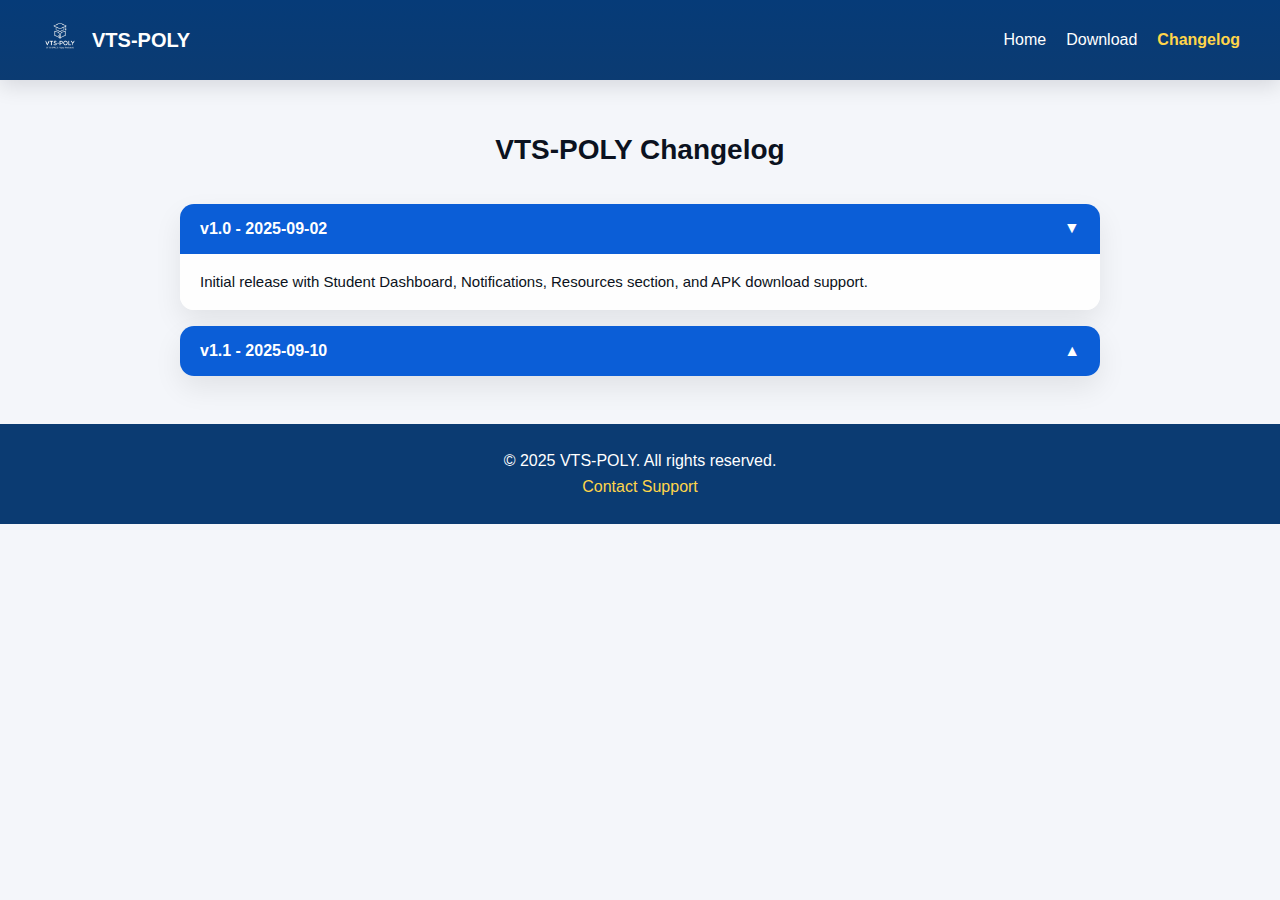
<file: changelog.html>
<!DOCTYPE html>
<html lang="en">

<head>
    <meta charset="UTF-8">
    <meta name="viewport" content="width=device-width, initial-scale=1.0">
    <title>Changelog - VTS-POLY</title>
    <meta name="description" content="Check version history and updates of VTS-POLY student app.">

    <link rel="icon" href="assets/vtspoly.png" type="image/png">
    <link rel="stylesheet" href="changelog.css">
</head>

<body>
    <!-- Header -->
    <header class="site-header">
        <div class="header-inner">
            <div class="brand">
                <a href="index.html"><img src="assets/vtspoly_white.png" alt="VTS-POLY" class="brand-logo"></a>
                <div class="brand-title">VTS-POLY</div>
            </div>
            <nav class="main-nav" aria-label="Main navigation">
                <a href="index.html" class="nav-link">Home</a>
                <a href="download.html" class="nav-link">Download</a>
                <a href="changelog.html" class="nav-link nav-active">Changelog</a>
            </nav>
        </div>
    </header>

    <!-- Main Content -->
    <main class="container">
        <h1 class="page-title">VTS-POLY Changelog</h1>

        <section class="accordion" id="changelogAccordion">
            <!-- Example version item -->
            <div class="accordion-item">
                <button class="accordion-header" aria-expanded="true">
                    v1.0 - 2025-09-02
                    <span class="arrow">&#9650;</span>
                </button>
                <div class="accordion-body show">
                    Initial release with Student Dashboard, Notifications, Resources section, and APK download
                    support.
                </div>
            </div>

            <!-- Future versions -->

            <div class="accordion-item">
                <button class="accordion-header">
                    v1.1 - 2025-09-10
                    <span class="arrow">&#9650;</span>
                </button>
                <div class="accordion-body">
                    Bug fixes and minor improvements.
                </div>
            </div>

        </section>
    </main>

    <!-- Footer -->
    <footer class="site-footer">
        <div class="footer-top">&copy; 2025 VTS-POLY. All rights reserved.</div>
        <div class="footer-bottom">
            <a href="mailto:support@vts-poly.com">Contact Support</a>
        </div>
    </footer>

    <script src="changelog.js"></script>
</body>

</html>
</file>
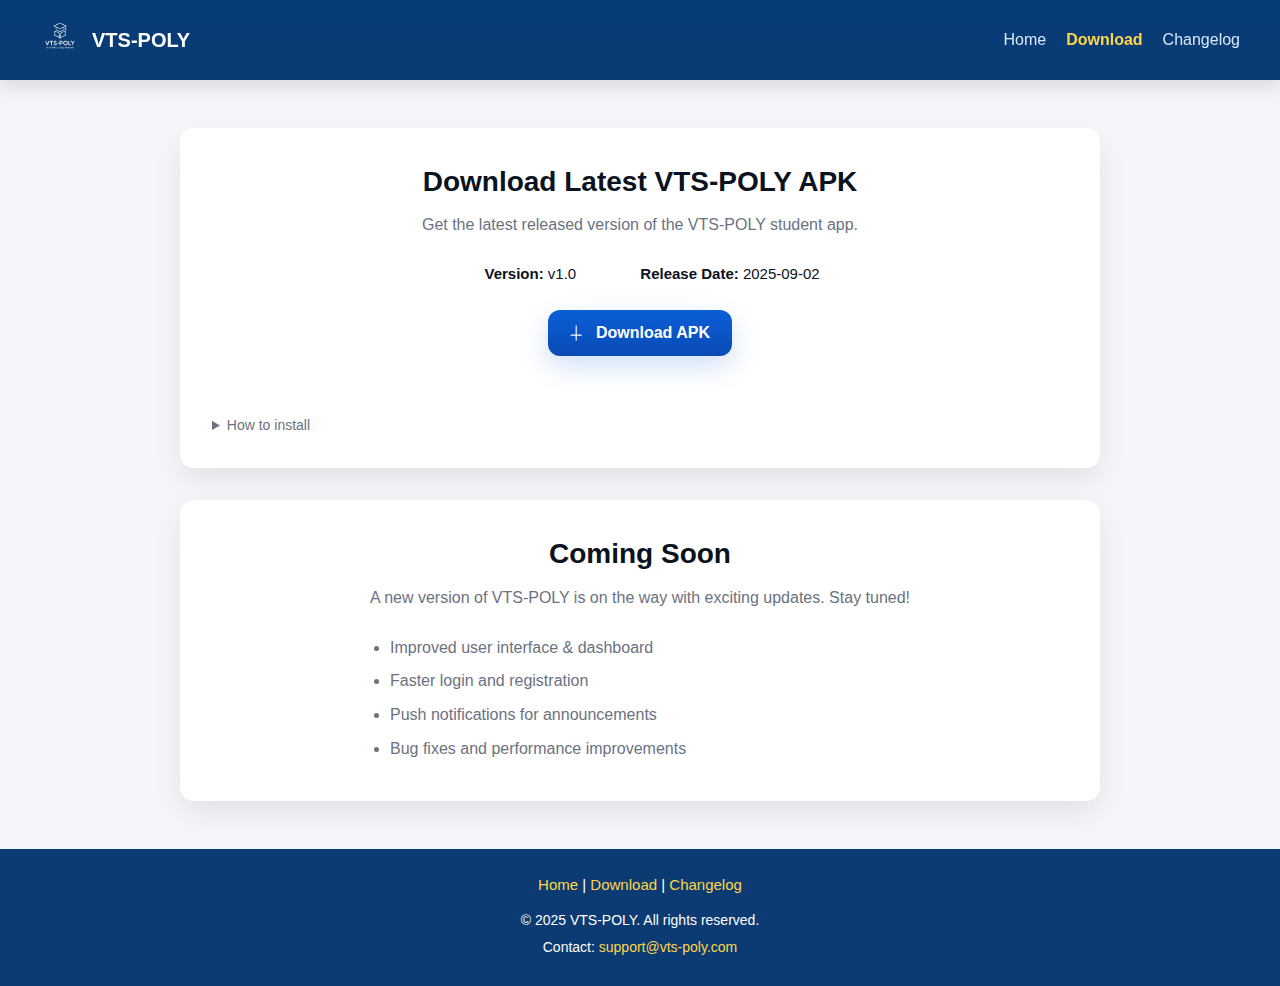
<file: download.html>
<!DOCTYPE html>
<html lang="en">

<head>
    <meta charset="utf-8" />
    <meta name="viewport" content="width=device-width,initial-scale=1" />
    <title>Download - VTS-POLY</title>
    <meta name="description"
        content="Download latest APK of VTS-POLY student app. Check version info and installation guide." />

    <link rel="icon" href="assets/favicon.ico" type="image/x-icon" />
    <link rel="stylesheet" href="download.css" />
</head>

<body>
    <!-- Header -->
    <header class="site-header">
        <div class="header-inner">
            <div class="brand">
                <a href="index.html">
                    <img src="assets/vtspoly_white.png" alt="VTS-POLY" class="brand-logo" />
                </a>
                <div class="brand-title">VTS-POLY</div>
            </div>
            <nav class="main-nav" aria-label="Main navigation">
                <a href="index.html" class="nav-link">Home</a>
                <a href="download.html" class="nav-link nav-active">Download</a>
                <a href="changelog.html" class="nav-link">Changelog</a>
            </nav>
        </div>
    </header>

    <main class="container">

        <!-- Current Release Download -->
        <section class="card download-card">
            <h1 class="title">Download Latest VTS-POLY APK</h1>
            <p class="subtitle">Get the latest released version of the VTS-POLY student app.</p>

            <div class="meta">
                <div><strong>Version:</strong> <span id="versionText">v1.0</span></div>
                <div><strong>Release Date:</strong> <span id="releaseDate">2025-09-02</span></div>
            </div>

            <div class="actions">
                <button id="downloadBtn" class="btn-primary" aria-live="polite">
                    <svg xmlns="http://www.w3.org/2000/svg" width="18" height="18" fill="currentColor"
                        class="bi bi-download" viewBox="0 0 16 16">
                        <path
                            d="M.5 9.9a.5.5 0 0 1 .5-.5h4V1.5a.5.5 0 0 1 1 0v7.9h4a.5.5 0 0 1 .5.5.5.5 0 0 1-.5.5H6v4a.5.5 0 0 1-1 0v-4H1a.5.5 0 0 1-.5-.5z" />
                    </svg>
                    Download APK
                </button>
                <a id="apkAnchor" href="assets/apk/VTS-POLY-release.apk" download="VTS-POLY-v1.0.apk"
                    class="visually-hidden">apk link</a>
            </div>

            <div id="message" class="message" role="status" aria-atomic="true"></div>

            <details class="install-note">
                <summary>How to install</summary>
                <ol>
                    <li>Download the APK.</li>
                    <li>Open the downloaded file on your phone.</li>
                    <li>Allow installation from that source if prompted (Settings → Install unknown apps).</li>
                    <li>Install and open VTS-POLY.</li>
                </ol>
            </details>
        </section>

        <!-- Coming Soon Section -->
        <section class="card coming-soon-card">
            <h2 class="title">Coming Soon</h2>
            <p class="subtitle">A new version of VTS-POLY is on the way with exciting updates. Stay tuned!</p>
            <ul class="feature-list">
                <li>Improved user interface & dashboard</li>
                <li>Faster login and registration</li>
                <li>Push notifications for announcements</li>
                <li>Bug fixes and performance improvements</li>
            </ul>
        </section>

    </main>

    <!-- Footer -->
    <footer class="site-footer">
        <div class="footer-top">
            <div class="footer-links">
                <a href="index.html">Home</a> |
                <a href="download.html">Download</a> |
                <a href="changelog.html">Changelog</a>
            </div>
        </div>
        <div class="footer-bottom">
            <p>© 2025 VTS-POLY. All rights reserved.</p>
            <p>Contact: <a href="mailto:support@vts-poly.com">support@vts-poly.com</a></p>
        </div>
    </footer>

    <script src="download.js"></script>
</body>

</html>
</file>
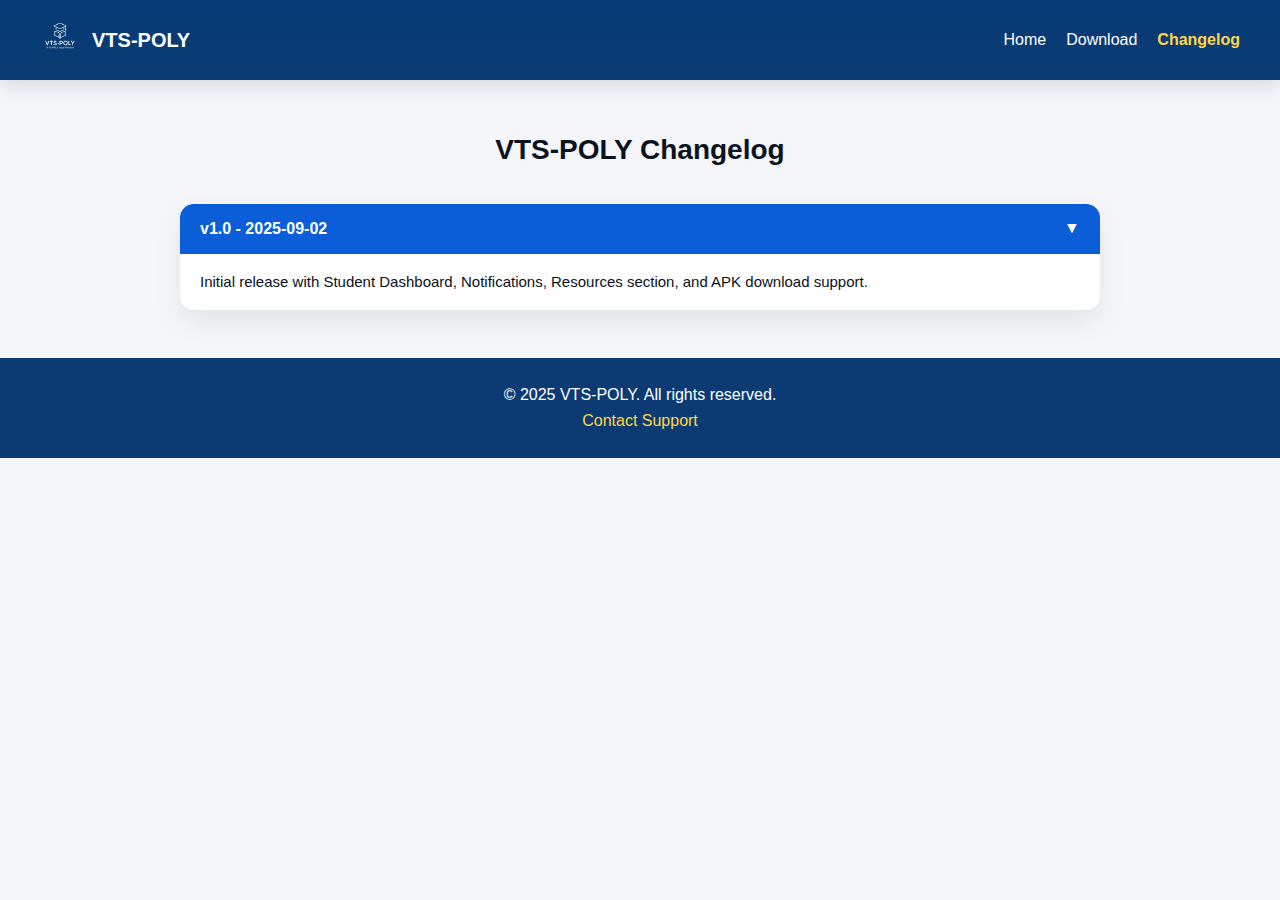
<file: VTS-POLY (Web)/changelog.html>
<!DOCTYPE html>
<html lang="en">

<head>
    <meta charset="UTF-8">
    <meta name="viewport" content="width=device-width, initial-scale=1.0">
    <title>Changelog - VTS-POLY</title>
    <meta name="description" content="Check version history and updates of VTS-POLY student app.">

    <link rel="icon" href="assets/vtspoly.png" type="image/png">
    <link rel="stylesheet" href="changelog.css">
</head>

<body>
    <!-- Header -->
    <header class="site-header">
        <div class="header-inner">
            <div class="brand">
                <a href="index.html"><img src="assets/vtspoly_white.png" alt="VTS-POLY" class="brand-logo"></a>
                <div class="brand-title">VTS-POLY</div>
            </div>
            <nav class="main-nav" aria-label="Main navigation">
                <a href="index.html" class="nav-link">Home</a>
                <a href="download.html" class="nav-link">Download</a>
                <a href="changelog.html" class="nav-link nav-active">Changelog</a>
            </nav>
        </div>
    </header>

    <!-- Main Content -->
    <main class="container">
        <h1 class="page-title">VTS-POLY Changelog</h1>

        <section class="accordion" id="changelogAccordion">
            <!-- Example version item -->
            <div class="accordion-item">
                <button class="accordion-header" aria-expanded="true">
                    v1.0 - 2025-09-02
                    <span class="arrow">&#9650;</span>
                </button>
                <div class="accordion-body show">
                    Initial release with Student Dashboard, Notifications, Resources section, and APK download
                    support.
                </div>
            </div>

            <!-- Future versions -->
            <!--
            <div class="accordion-item">
                <button class="accordion-header">
                    v1.1 - 2025-09-10
                    <span class="arrow">&#9650;</span>
                </button>
                <div class="accordion-body">
                    Bug fixes and minor improvements.
                </div>
            </div>
            -->
        </section>
    </main>

    <!-- Footer -->
    <footer class="site-footer">
        <div class="footer-top">&copy; 2025 VTS-POLY. All rights reserved.</div>
        <div class="footer-bottom">
            <a href="mailto:support@vts-poly.com">Contact Support</a>
        </div>
    </footer>

    <script src="changelog.js"></script>
</body>

</html>
</file>
<file: changelog.css>
/* --- changelog.css --- */

/* Palette & variables */
:root {
    --bg: #f4f6fa;
    --card-bg: #ffffff;
    --primary: #0b5ed7;
    --accent: #ffd54a;
    --text-dark: #0b1220;
    --text-muted: #6b7280;
    --shadow: 0 12px 28px rgba(0, 0, 0, 0.08);
    --radius: 14px;
    --transition: 0.3s ease-in-out;
}

/* Reset & global */
* {
    box-sizing: border-box;
    margin: 0;
    padding: 0;
}

html,
body {
    font-family: 'Inter', sans-serif;
    background: var(--bg);
    color: var(--text-dark);
    line-height: 1.6;
    -webkit-font-smoothing: antialiased;
}

/* Header */
.site-header {
    background: linear-gradient(180deg, #063b78, #0b3b72);
    color: #fff;
    padding: 16px 24px;
    position: sticky;
    top: 0;
    z-index: 50;
    box-shadow: 0 6px 20px rgba(2, 6, 23, 0.12);
}

.header-inner {
    max-width: 1200px;
    margin: 0 auto;
    display: flex;
    align-items: center;
    justify-content: space-between;
}

.brand {
    display: flex;
    align-items: center;
    gap: 12px;
}

.brand-logo {
    height: 40px;
    width: auto;
    border-radius: 6px;
    transition: transform var(--transition);
}

.brand-logo:hover {
    transform: scale(1.05);
}

.brand-title {
    font-weight: 700;
    font-size: 20px;
}

.main-nav {
    display: flex;
    gap: 20px;
}

.nav-link {
    color: #fff;
    text-decoration: none;
    font-weight: 500;
    transition: color var(--transition);
}

.nav-link:hover {
    color: var(--accent);
}

.nav-active {
    color: var(--accent);
    font-weight: 700;
}

/* Container */
.container {
    max-width: 960px;
    margin: 48px auto;
    padding: 0 20px;
}

/* Page title */
.page-title {
    text-align: center;
    font-size: 28px;
    font-weight: 700;
    margin-bottom: 32px;
}

/* Accordion */
.accordion-item {
    background: var(--card-bg);
    border-radius: var(--radius);
    margin-bottom: 16px;
    box-shadow: var(--shadow);
    overflow: hidden;
    transition: all var(--transition);
}

.accordion-header {
    width: 100%;
    padding: 16px 20px;
    text-align: left;
    background: var(--primary);
    color: #fff;
    font-weight: 600;
    font-size: 16px;
    cursor: pointer;
    display: flex;
    justify-content: space-between;
    align-items: center;
    border: none;
    outline: none;
    transition: background var(--transition);
}

.accordion-header:hover {
    background: #094bb5;
}

.accordion-body {
    padding: 16px 20px;
    font-size: 15px;
    color: var(--text-dark);
    background: #fefefe;
    display: none;
}

.accordion-body.show {
    display: block;
}

/* Arrow rotation */
.arrow {
    transition: transform var(--transition);
}

.accordion-header[aria-expanded="true"] .arrow {
    transform: rotate(180deg);
}

/* Footer */
.site-footer {
    background: #0b3b72;
    color: #fff;
    padding: 24px 20px;
    text-align: center;
}

.site-footer a {
    color: var(--accent);
    text-decoration: none;
}

.site-footer a:hover {
    text-decoration: underline;
}

/* Responsive */
@media (max-width: 640px) {
    .page-title {
        font-size: 24px;
    }

    .header-inner {
        flex-wrap: wrap;
        justify-content: center;
    }
}
</file>
<file: download.css>
/* --- download.css --- */

/* Variables & palette */
:root {
    --bg: #f4f6fa;
    --card-bg: #ffffff;
    --primary: #0b5ed7;
    --primary-hover: #094bb5;
    --accent: #ffd54a;
    --text-dark: #0b1220;
    --text-muted: #6b7280;
    --shadow: 0 12px 28px rgba(0, 0, 0, 0.08);
    --radius: 14px;
    --transition: 0.3s ease-in-out;
}

/* Reset & global */
* {
    box-sizing: border-box;
    margin: 0;
    padding: 0;
}

html,
body {
    font-family: 'Inter', sans-serif;
    background: var(--bg);
    color: var(--text-dark);
    line-height: 1.6;
    -webkit-font-smoothing: antialiased;
}

/* Header */
.site-header {
    background: linear-gradient(180deg, #063b78, #0b3b72);
    color: #fff;
    padding: 16px 24px;
    position: sticky;
    top: 0;
    z-index: 50;
    box-shadow: 0 6px 20px rgba(2, 6, 23, 0.12);
}

.header-inner {
    max-width: 1200px;
    margin: 0 auto;
    display: flex;
    align-items: center;
    justify-content: space-between;
    gap: 16px;
}

.brand {
    display: flex;
    align-items: center;
    gap: 12px;
}

.brand-logo {
    height: 40px;
    width: auto;
    border-radius: 6px;
    transition: transform var(--transition);
}

.brand-logo:hover {
    transform: scale(1.05);
}

.brand-title {
    font-weight: 700;
    font-size: 20px;
    color: #fff;
}

.main-nav {
    display: flex;
    gap: 20px;
    align-items: center;
}

.nav-link {
    color: rgba(230, 240, 255, 0.95);
    text-decoration: none;
    font-weight: 500;
    transition: color var(--transition);
}

.nav-link:hover {
    color: var(--accent);
}

.nav-active {
    color: var(--accent);
    font-weight: 700;
}

/* Layout */
.container {
    max-width: 960px;
    margin: 48px auto;
    padding: 0 20px;
}

/* Card */
.card {
    background: var(--card-bg);
    border-radius: var(--radius);
    padding: 32px;
    box-shadow: var(--shadow);
    text-align: center;
    margin-bottom: 32px;
    transition: transform var(--transition), box-shadow var(--transition);
}

.card:hover {
    transform: translateY(-4px);
    box-shadow: 0 20px 40px rgba(0, 0, 0, 0.12);
}

.title {
    font-size: 28px;
    font-weight: 700;
    margin-bottom: 8px;
    color: var(--text-dark);
}

.subtitle {
    font-size: 16px;
    color: var(--text-muted);
    margin-bottom: 24px;
}

/* Meta info */
.meta {
    display: flex;
    justify-content: center;
    gap: 40px;
    font-size: 15px;
    color: var(--text-dark);
    margin-bottom: 24px;
}

.meta div {
    min-width: 140px;
}

/* Actions */
.actions {
    display: flex;
    justify-content: center;
    gap: 16px;
    flex-wrap: wrap;
}

.btn-primary {
    display: flex;
    align-items: center;
    gap: 8px;
    background: linear-gradient(180deg, var(--primary), var(--primary-hover));
    color: #fff;
    padding: 14px 22px;
    font-weight: 700;
    font-size: 16px;
    border: none;
    border-radius: 12px;
    cursor: pointer;
    box-shadow: 0 10px 28px rgba(11, 94, 215, 0.2);
    transition: all var(--transition);
}

.btn-primary:hover {
    background: linear-gradient(180deg, var(--primary-hover), var(--primary));
    transform: translateY(-2px);
    box-shadow: 0 14px 32px rgba(11, 94, 215, 0.28);
}

.btn-primary:active {
    transform: translateY(1px);
}

/* Message */
.message {
    margin-top: 14px;
    font-size: 14px;
    min-height: 20px;
}

/* Install note */
.install-note {
    margin-top: 24px;
    text-align: left;
    color: var(--text-muted);
    font-size: 14px;
}

/* Coming Soon Feature List */
.feature-list {
    list-style: disc;
    text-align: left;
    max-width: 500px;
    margin: 0 auto;
    color: var(--text-muted);
}

.feature-list li {
    margin-bottom: 8px;
}

/* Footer */
.site-footer {
    background: #0b3b72;
    color: #fff;
    padding: 24px 20px;
    text-align: center;
}

.site-footer a {
    color: var(--accent);
    text-decoration: none;
}

.site-footer a:hover {
    text-decoration: underline;
}

.footer-top {
    margin-bottom: 12px;
    font-size: 15px;
}

.footer-bottom p {
    margin: 4px 0;
    font-size: 14px;
}

/* Utilities */
.visually-hidden {
    position: absolute !important;
    height: 1px;
    width: 1px;
    overflow: hidden;
    clip: rect(1px, 1px, 1px, 1px);
    white-space: nowrap;
}

/* Responsive */
@media (max-width: 640px) {
    .meta {
        flex-direction: column;
        gap: 10px;
        align-items: center;
    }

    .header-inner {
        flex-wrap: wrap;
        justify-content: center;
        padding: 0 12px;
    }

    .title {
        font-size: 24px;
    }

    .btn-primary {
        width: 100%;
        justify-content: center;
    }

    .feature-list {
        text-align: left;
        padding-left: 16px;
    }
}
</file>
<file: VTS-POLY (Web)/changelog.css>
/* --- changelog.css --- */

/* Palette & variables */
:root {
    --bg: #f4f6fa;
    --card-bg: #ffffff;
    --primary: #0b5ed7;
    --accent: #ffd54a;
    --text-dark: #0b1220;
    --text-muted: #6b7280;
    --shadow: 0 12px 28px rgba(0, 0, 0, 0.08);
    --radius: 14px;
    --transition: 0.3s ease-in-out;
}

/* Reset & global */
* {
    box-sizing: border-box;
    margin: 0;
    padding: 0;
}

html,
body {
    font-family: 'Inter', sans-serif;
    background: var(--bg);
    color: var(--text-dark);
    line-height: 1.6;
    -webkit-font-smoothing: antialiased;
}

/* Header */
.site-header {
    background: linear-gradient(180deg, #063b78, #0b3b72);
    color: #fff;
    padding: 16px 24px;
    position: sticky;
    top: 0;
    z-index: 50;
    box-shadow: 0 6px 20px rgba(2, 6, 23, 0.12);
}

.header-inner {
    max-width: 1200px;
    margin: 0 auto;
    display: flex;
    align-items: center;
    justify-content: space-between;
}

.brand {
    display: flex;
    align-items: center;
    gap: 12px;
}

.brand-logo {
    height: 40px;
    width: auto;
    border-radius: 6px;
    transition: transform var(--transition);
}

.brand-logo:hover {
    transform: scale(1.05);
}

.brand-title {
    font-weight: 700;
    font-size: 20px;
}

.main-nav {
    display: flex;
    gap: 20px;
}

.nav-link {
    color: #fff;
    text-decoration: none;
    font-weight: 500;
    transition: color var(--transition);
}

.nav-link:hover {
    color: var(--accent);
}

.nav-active {
    color: var(--accent);
    font-weight: 700;
}

/* Container */
.container {
    max-width: 960px;
    margin: 48px auto;
    padding: 0 20px;
}

/* Page title */
.page-title {
    text-align: center;
    font-size: 28px;
    font-weight: 700;
    margin-bottom: 32px;
}

/* Accordion */
.accordion-item {
    background: var(--card-bg);
    border-radius: var(--radius);
    margin-bottom: 16px;
    box-shadow: var(--shadow);
    overflow: hidden;
    transition: all var(--transition);
}

.accordion-header {
    width: 100%;
    padding: 16px 20px;
    text-align: left;
    background: var(--primary);
    color: #fff;
    font-weight: 600;
    font-size: 16px;
    cursor: pointer;
    display: flex;
    justify-content: space-between;
    align-items: center;
    border: none;
    outline: none;
    transition: background var(--transition);
}

.accordion-header:hover {
    background: #094bb5;
}

.accordion-body {
    padding: 16px 20px;
    font-size: 15px;
    color: var(--text-dark);
    background: #fefefe;
    display: none;
}

.accordion-body.show {
    display: block;
}

/* Arrow rotation */
.arrow {
    transition: transform var(--transition);
}

.accordion-header[aria-expanded="true"] .arrow {
    transform: rotate(180deg);
}

/* Footer */
.site-footer {
    background: #0b3b72;
    color: #fff;
    padding: 24px 20px;
    text-align: center;
}

.site-footer a {
    color: var(--accent);
    text-decoration: none;
}

.site-footer a:hover {
    text-decoration: underline;
}

/* Responsive */
@media (max-width: 640px) {
    .page-title {
        font-size: 24px;
    }

    .header-inner {
        flex-wrap: wrap;
        justify-content: center;
    }
}
</file>
